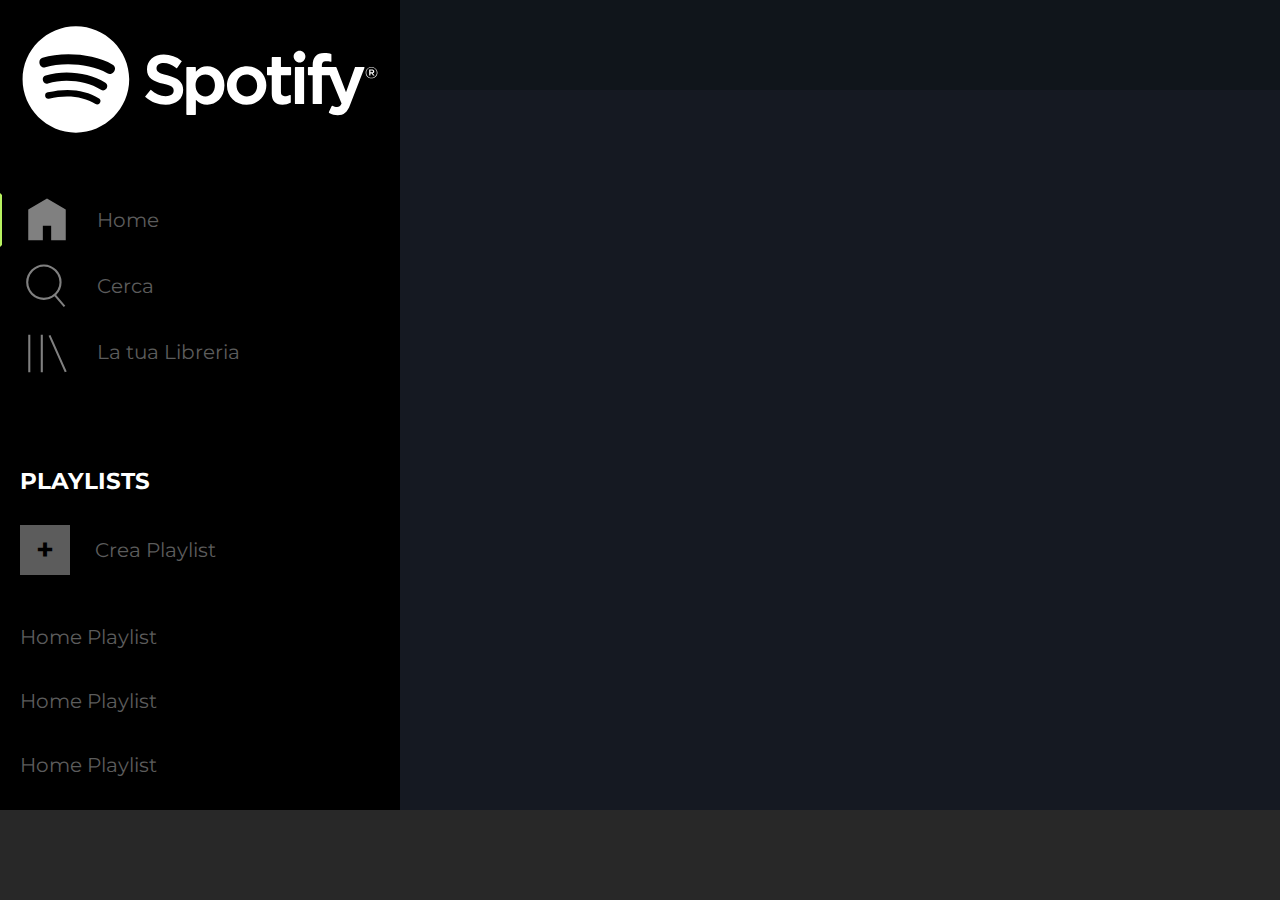
<file: day1/index.html>
<!DOCTYPE html>
<html lang="en">
<head>
    <meta charset="UTF-8">
    <meta name="viewport" content="width=device-width, initial-scale=1.0">
    <title>Spotify</title>

    <!-- Google Font: Montserrat  -->
    <link rel="preconnect" href="https://fonts.googleapis.com">
<link rel="preconnect" href="https://fonts.gstatic.com" crossorigin>
<link href="https://fonts.googleapis.com/css2?family=Montserrat:ital,wght@0,100..900;1,100..900&display=swap" rel="stylesheet">
    <!-- My CSS styles  -->

    <!-- Mobile  -->
    <link rel="stylesheet" href="css/style.css">

    <!-- Desktop  -->
     <link rel="stylesheet" href="css/desktop-style.css">
</head>
<body>
    <!-- Container Colonne  -->
    <div class="col-container">
        <!-- Sidebar  -->
        <div class="sidebar">
            <!-- Logo  -->
            <div class="logo">
                <a href="index.html"><img id="small-logo" src="../img/logo-small.svg" alt="Spotify Logo"></a>
                <a href="index.html"><img id="big-logo" class="header-not-display" src="../img/logo.svg" alt="Spotify Logo"></a>
            </div>

            <!-- Menu  -->
            <div class="menu">
                <ul class="menu-list">
                    <li class="pad-20 home ">
                        <a href="index.html"><img src="../img/home.svg" alt="Home Icon"></a>
                        <div class="category header-not-display">Home</div>
                    </li>
                    <li class="pad-20 ">
                        <a href="index.html"><img src="../img/search.svg" alt="Search Icon"></a>
                        <div class="category header-not-display">Cerca</div>
                    </li>
                    <li class="pad-20 ">
                        <a href="index.html"><img src="../img/libreria.svg" alt="Library Icon"></a>
                        <div class="category header-not-display">La tua Libreria</div>
                    </li>
                </ul>
            </div>

            <!-- Playlist Section  -->
             <div class="playlist header-not-display pad-20">
                <h3>Playlists</h3>
                <div class="playlist-create">
                    <div class="add">+</div>
                    <div>Crea Playlist</div>
                </div>
                <ul class="playlist-list">
                    <li><a href="">Home Playlist</a></li>
                    <li><a href="">Home Playlist</a></li>
                    <li><a href="">Home Playlist</a></li>
                    <li><a href="">Home Playlist</a></li>
                    <li><a href="">Home Playlist</a></li>
                </ul>
             </div>

             <!-- Sidebar footer section  -->
              <div class="sidebar-foot pad-20">
                <div class="download">
                    <img src="../img/download.svg" alt="Download icon">
                    <div class="install header-not-display">Installa App</div>
                </div>
                <hr>
                <div class="account">
                    <div class="profile-image"><img src="../img/profile.svg" alt="Profile Image"></div>
                    <div class="header-not-display" id="account-name">Simone Burrai</div>
                </div>
              </div>
            
        </div>
       <!-- Right Column- Main container  -->
        <div class="main-container">
            <header>
                <div class="header-bar">

                </div>
            </header>
            <main></main>

        </div>
    </div>
    
    <footer>
        <div class="footer-bar">

        </div>
    </footer>
</body>
</html>
</file>
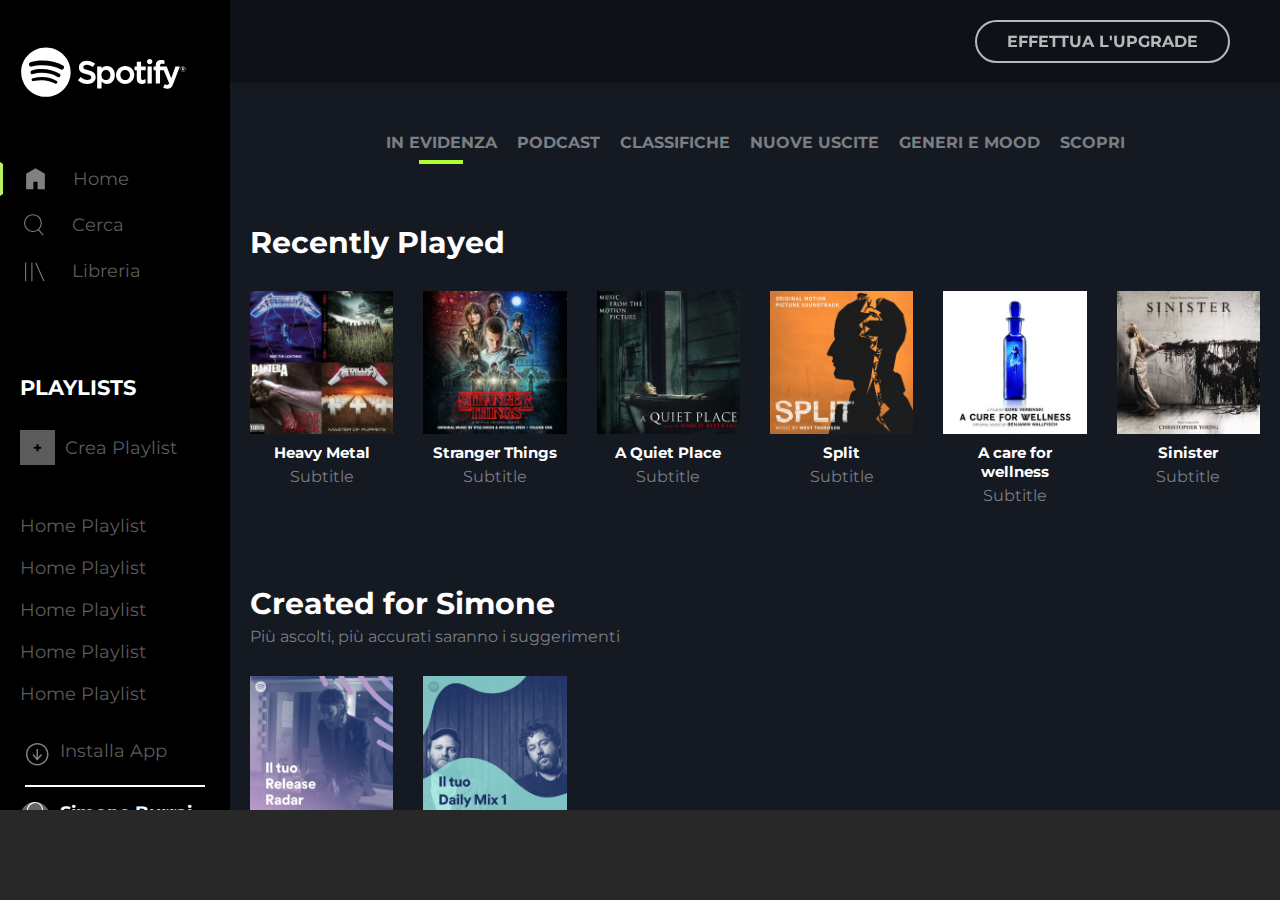
<file: day2/index.html>
<!DOCTYPE html>
<html lang="en">
<head>
    <meta charset="UTF-8">
    <meta name="viewport" content="width=device-width, initial-scale=1.0">
    <title>Spotify</title>
     <link rel="icon" type="image/icon" href="../img/favicon.ico">


    <!-- Google Font: Montserrat  -->
    <link rel="preconnect" href="https://fonts.googleapis.com">
<link rel="preconnect" href="https://fonts.gstatic.com" crossorigin>
<link href="https://fonts.googleapis.com/css2?family=Montserrat:ital,wght@0,100..900;1,100..900&display=swap" rel="stylesheet">
   
    <!-- Font awesome  -->
    <link rel="stylesheet" href="https://cdnjs.cloudflare.com/ajax/libs/font-awesome/6.7.2/css/all.min.css" integrity="sha512-Evv84Mr4kqVGRNSgIGL/F/aIDqQb7xQ2vcrdIwxfjThSH8CSR7PBEakCr51Ck+w+/U6swU2Im1vVX0SVk9ABhg==" crossorigin="anonymous" referrerpolicy="no-referrer" >

<!-- My CSS styles  -->

    <!-- Mobile  -->
    <link rel="stylesheet" href="css/style.css">

    <!-- Small  -->
     <link rel="stylesheet" href="css/small.css">

     <!-- Medium  -->
     <link rel="stylesheet" href="css/medium.css">

     <!-- Large  -->
    <link rel="stylesheet" href="css/large.css">

     <!-- Xtra Large  -->
    <link rel="stylesheet" href="css/xlarge.css">

     <!-- XXLarge  -->
     <link rel="stylesheet" href="css/xxlarge.css">

</head>
<body>
    <!-- Container Colonne  -->
    <div class="col-container">
        <!-- Sidebar  -->
        <div class="sidebar">
            <!-- Logo  -->
            <div class="logo">
                <a href="index.html"><img id="small-logo" src="../img/logo-small.svg" alt="Spotify Logo"></a>
                <a href="index.html"><img id="big-logo" class="header-not-display" src="../img/logo.svg" alt="Spotify Logo"></a>
            </div>

            <!-- Menu  -->
            <div class="menu">
                <ul class="menu-list">
                    <li class="pad-20 home ">
                        <a href="index.html"><img src="../img/home.svg" alt="Home Icon"> <div class="category header-not-display">Home</div></a>
                    </li>
                    <li class="pad-20 ">
                        <a href="index.html"><img src="../img/search.svg" alt="Search Icon"><div class="category header-not-display">Cerca</div></a>
                    </li>
                    <li class="pad-20 ">
                        <a href="index.html"><img src="../img/libreria.svg" alt="Library Icon"><div class="category header-not-display">Libreria</div></a>
                    </li>
                </ul>
            </div>

            <!-- Playlist Section  -->
             <div class="playlist header-not-display pad-20">
                <h3>Playlists</h3>
                    <a class="playlist-create" href="">
                        <div class="add">+</div>
                        <div>Crea Playlist</div>
                    </a>
                <ul class="playlist-list">
                    <li><a href="">Home Playlist</a></li>
                    <li><a href="">Home Playlist</a></li>
                    <li><a href="">Home Playlist</a></li>
                    <li><a href="">Home Playlist</a></li>
                    <li><a href="">Home Playlist</a></li>
                </ul>
             </div>

             <!-- Sidebar footer section  -->
              <div class="sidebar-foot pad-20">
                <a class="download" href="">
                    <img src="../img/download.svg" alt="Download icon">
                    <div class="install header-not-display">Installa App</div>
                </a>
                <hr>
                <a class="account" href="">
                    <div class="profile-image"><img src="../img/profile.svg" alt="Profile Image"></div>
                    <div class="header-not-display" id="account-name">Simone Burrai</div>
                </a>
              </div>
            
        </div>
       <!-- Right Column- Main container  -->
        <div class="main-container">

            <!-- Main container Header  -->
            <header>
                <div class="header-bar">
                    <a class="upgrade" href="">effettua l'upgrade</a>
                </div>
            </header>

            <!-- Main content  -->
            <main class="main-content">

                <!-- Discovery Bar  -->
                <div class="discovery">
                    <div class="discovery-category evidenza">
                        <div class="category">
                            <a href="">In evidenza</a>
                        </div>
                        <hr class="glow-bar">
                    </div>
                    <div class="discovery-category">
                        <div class="category">
                            <a href="">Podcast</a>
                        </div>
                        <hr class="glow-bar">
                    </div>
                    <div class="discovery-category">
                        <div class="category">
                            <a href="">Classifiche</a>
                        </div>
                        <hr class="glow-bar">
                    </div>
                    <div class="discovery-category">
                        <div class="category">
                            <a href="">Nuove Uscite</a>
                        </div>
                        <hr class="glow-bar">
                    </div>
                    <div class="discovery-category">
                        <div class="category">
                            <a href="">Generi e Mood</a>
                        </div>
                        <hr class="glow-bar">
                    </div>
                    <div class="discovery-category">
                        <div class="category">
                            <a href="">scopri</a>
                        </div>
                        <hr class="glow-bar">
                    </div>
                </div>
                <!-- Album sections  -->
                <div class="album-sections">

                    <!-- Recently Played  -->
                    <div class="album-container recently-played">
                        <h2>Recently Played</h2>
                        <div class="playlist-container">
                            <div class="playlist-content">
                                <div class="image-container">
                                    <div class="play-btn"><i class="fa-solid fa-play"></i></div>
                                    <a href=""><img src="../img/metal_lifting.jpg" alt="Heavy Metal"></a>
                                </div>
                                <h4>Heavy Metal</h4>
                                <div>Subtitle</div>
                            </div>
                            <div class="playlist-content">
                                <div class="image-container">
                                    <div class="play-btn"><i class="fa-solid fa-play"></i></div>
                                    <a href=""><img src="../img/stranger.jpeg" alt="Heavy Metal"></a>
                                    </div>
                                <h4>Stranger Things</h4>
                                <div>Subtitle</div>
                            </div>
                            <div class="playlist-content">
                                <div class="image-container">
                                    <div class="play-btn"><i class="fa-solid fa-play"></i></div>
                                    <a href=""><img src="../img/aquietplace.jpeg" alt="A quiet place Cover"></a>
                                </div>
                                <h4>A Quiet Place</h4>
                                <div>Subtitle</div>
                            </div>
                            <div class="playlist-content">
                                <div class="image-container">
                                    <div class="play-btn"><i class="fa-solid fa-play"></i></div>
                                    <a href=""><img src="../img/split.jpeg" alt="Split Move"></a>  
                                </div>                              <h4>Split</h4>
                                <div>Subtitle</div>
                            </div>
                            <div class="playlist-content">
                                <div class="image-container">
                                    <div class="play-btn"><i class="fa-solid fa-play"></i></div>
                                    <a href=""><img src="../img/cure.jpeg" alt="Water Image"></a>
                                </div>
                                <h4>A care for wellness</h4>
                                <div>Subtitle</div>
                            </div>
                            <div class="playlist-content">
                                <div class="image-container">
                                    <div class="play-btn"><i class="fa-solid fa-play"></i></div>
                                    <a href=""><img src="../img/sinister.jpeg" alt="Sinister Movie"></a>
                                </div>
                                <h4>Sinister</h4>
                                <div>Subtitle</div>
                            </div>
                        </div>
                    </div>

                    <!-- Created for User  -->
                    <div class="album-container user-selection">
                        <h2>Created for Simone</h2>
                        <div class="playlist-subtitle">Più ascolti, più accurati saranno i suggerimenti</div>
                        <div class="playlist-container">
                            <div class="playlist-content">
                                <div class="image-container">
                                    <div class="play-btn"><i class="fa-solid fa-play"></i></div>
                                    <a href=""><img src="../img/radar.jpeg" alt="Release Radar"></a>
                                    </div>
                                <h4>Release Radar</h4>
                            </div>
                            <div class="playlist-content">
                                <div class="image-container">
                                    <div class="play-btn"><i class="fa-solid fa-play"></i></div>
                                    <a href=""><img src="../img/mixdaily.jpeg" alt="Your daily Mix Cover"></a>
                                </div>
                                <h4>Daily Mix N.1</h4>
                            </div>
                        </div>
                    </div>

                    <!-- Popular Artists  -->
                    <div class="album-container popular-artists">
                        <h2>Popular Artists</h2>
                        <div class="playlist-subtitle">Più ascolti, più accurati saranno i suggerimenti</div>
                        <div class="playlist-container">
                            <div class="playlist-content">
                                <div class="image-container">
                                    <div class="play-btn"><i class="fa-solid fa-play"></i></div>
                                    <a href=""><img src="../img/youg.jpeg" alt="Youg"></a>
                                </div>
                                <h4>I don't know</h4>
                            </div>
                            <div class="playlist-content">
                                <div class="image-container">
                                    <div class="play-btn"><i class="fa-solid fa-play"></i></div>
                                    <a href=""><img src="../img/einaudi.jpeg" alt="Einaudi"></a>
                                </div>
                                <h4>Ludovico Einaudi</h4>
                            </div>
                        </div>
                    </div>
                </div>
            </main>

        </div>
    </div>
    
    <footer>
        <div class="footer-bar">

        </div>
    </footer>
</body>
</html>
</file>
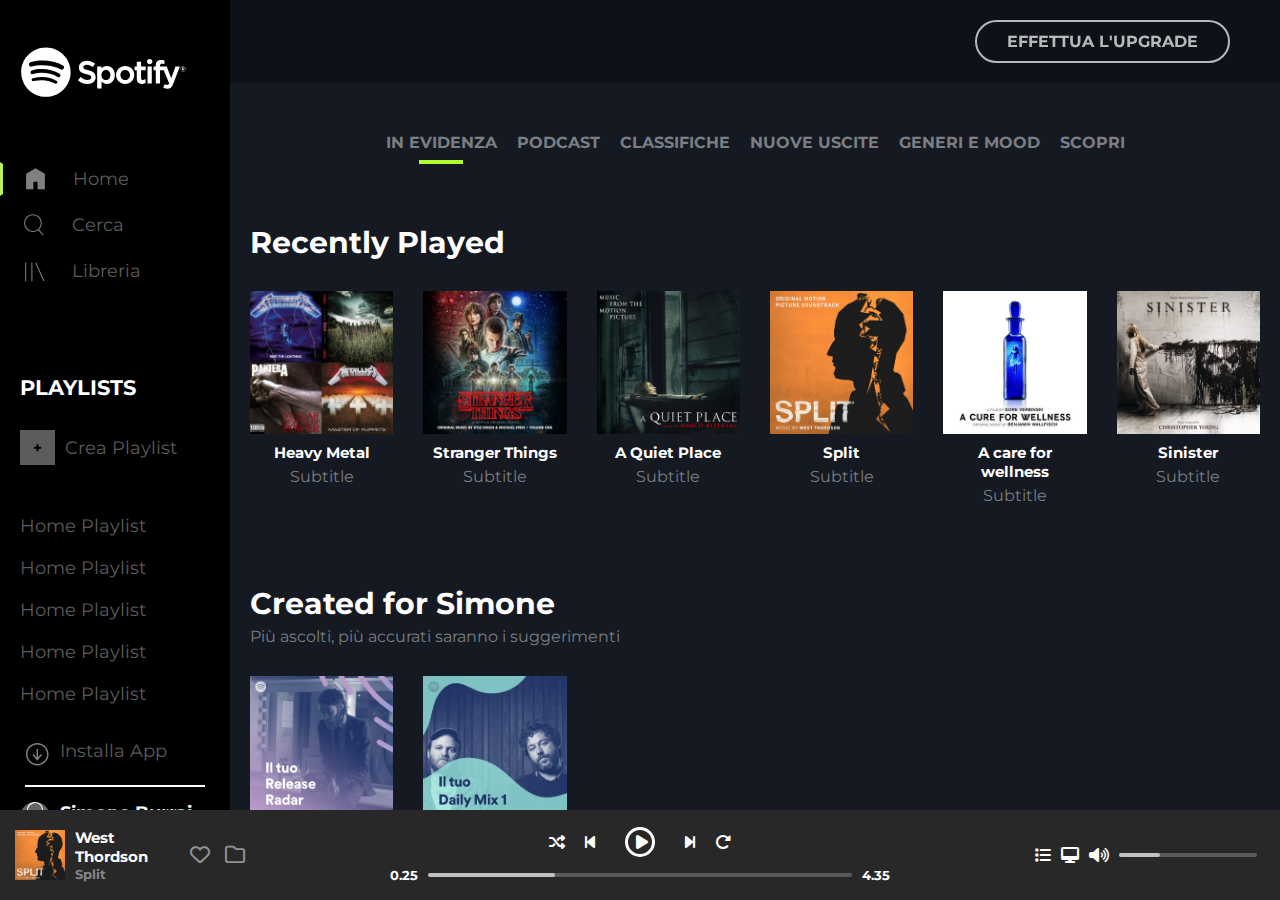
<file: day3/index.html>
<!DOCTYPE html>
<html lang="en">
<head>
    <meta charset="UTF-8">
    <meta name="viewport" content="width=device-width, initial-scale=1.0">
    <title>Spotify</title>
     <link rel="icon" type="image/icon" href="../img/favicon.ico">


    <!-- Google Font: Montserrat  -->
    <link rel="preconnect" href="https://fonts.googleapis.com">
<link rel="preconnect" href="https://fonts.gstatic.com" crossorigin>
<link href="https://fonts.googleapis.com/css2?family=Montserrat:ital,wght@0,100..900;1,100..900&display=swap" rel="stylesheet">
   
    <!-- Font awesome  -->
    <link rel="stylesheet" href="https://cdnjs.cloudflare.com/ajax/libs/font-awesome/6.7.2/css/all.min.css" integrity="sha512-Evv84Mr4kqVGRNSgIGL/F/aIDqQb7xQ2vcrdIwxfjThSH8CSR7PBEakCr51Ck+w+/U6swU2Im1vVX0SVk9ABhg==" crossorigin="anonymous" referrerpolicy="no-referrer" >

<!-- My CSS styles  -->

    <!-- Mobile  -->
    <link rel="stylesheet" href="css/style.css">

    <!-- Small  -->
     <link rel="stylesheet" href="css/small.css">

     <!-- Medium  -->
     <link rel="stylesheet" href="css/medium.css">

     <!-- Large  -->
    <link rel="stylesheet" href="css/large.css">

     <!-- Xtra Large  -->
    <link rel="stylesheet" href="css/xlarge.css">

     <!-- XXLarge  -->
     <link rel="stylesheet" href="css/xxlarge.css">

</head>
<body>
    <!-- Container Colonne  -->
    <div class="col-container">
        <!-- Sidebar  -->
        <div class="sidebar">
            <!-- Logo  -->
            <div class="logo">
                <a href="index.html"><img id="small-logo" src="../img/logo-small.svg" alt="Spotify Logo"></a>
                <a href="index.html"><img id="big-logo" class="header-not-display" src="../img/logo.svg" alt="Spotify Logo"></a>
            </div>

            <!-- Menu  -->
            <div class="menu">
                <ul class="menu-list">
                    <li class="pad-20 home ">
                        <a href="index.html"><img src="../img/home.svg" alt="Home Icon"> <div class="category header-not-display">Home</div></a>
                    </li>
                    <li class="pad-20 ">
                        <a href="index.html"><img src="../img/search.svg" alt="Search Icon"><div class="category header-not-display">Cerca</div></a>
                    </li>
                    <li class="pad-20 ">
                        <a href="index.html"><img src="../img/libreria.svg" alt="Library Icon"><div class="category header-not-display">Libreria</div></a>
                    </li>
                </ul>
            </div>

            <!-- Playlist Section  -->
             <div class="playlist header-not-display pad-20">
                <h3>Playlists</h3>
                    <a class="playlist-create" href="">
                        <div class="add">+</div>
                        <div>Crea Playlist</div>
                    </a>
                <ul class="playlist-list">
                    <li><a href="">Home Playlist</a></li>
                    <li><a href="">Home Playlist</a></li>
                    <li><a href="">Home Playlist</a></li>
                    <li><a href="">Home Playlist</a></li>
                    <li><a href="">Home Playlist</a></li>
                </ul>
             </div>

             <!-- Sidebar footer section  -->
              <div class="sidebar-foot pad-20">
                <a class="download" href="">
                    <img src="../img/download.svg" alt="Download icon">
                    <div class="install header-not-display">Installa App</div>
                </a>
                <hr>
                <a class="account" href="">
                    <div class="profile-image"><img src="../img/profile.svg" alt="Profile Image"></div>
                    <div class="header-not-display" id="account-name">Simone Burrai</div>
                </a>
              </div>
            
        </div>
       <!-- Right Column- Main container  -->
        <div class="main-container">

            <!-- Main container Header  -->
            <header>
                <div class="header-bar">
                    <a class="upgrade" href="">effettua l'upgrade</a>
                </div>
            </header>

            <!-- Main content  -->
            <main class="main-content">

                <!-- Discovery Bar  -->
                <div class="discovery">
                    <div class="discovery-category evidenza">
                        <div class="category">
                            <a href="">In evidenza</a>
                        </div>
                        <hr class="glow-bar">
                    </div>
                    <div class="discovery-category">
                        <div class="category">
                            <a href="">Podcast</a>
                        </div>
                        <hr class="glow-bar">
                    </div>
                    <div class="discovery-category">
                        <div class="category">
                            <a href="">Classifiche</a>
                        </div>
                        <hr class="glow-bar">
                    </div>
                    <div class="discovery-category">
                        <div class="category">
                            <a href="">Nuove Uscite</a>
                        </div>
                        <hr class="glow-bar">
                    </div>
                    <div class="discovery-category">
                        <div class="category">
                            <a href="">Generi e Mood</a>
                        </div>
                        <hr class="glow-bar">
                    </div>
                    <div class="discovery-category">
                        <div class="category">
                            <a href="">scopri</a>
                        </div>
                        <hr class="glow-bar">
                    </div>
                </div>
                <!-- Album sections  -->
                <div class="album-sections">

                    <!-- Recently Played  -->
                    <div class="album-container recently-played">
                        <h2>Recently Played</h2>
                        <div class="playlist-container">
                            <div class="playlist-content">
                                <div class="image-container">
                                    <div class="play-btn"><i class="fa-solid fa-play"></i></div>
                                    <a href=""><img src="../img/metal_lifting.jpg" alt="Heavy Metal"></a>
                                </div>
                                <h4>Heavy Metal</h4>
                                <div>Subtitle</div>
                            </div>
                            <div class="playlist-content">
                                <div class="image-container">
                                    <div class="play-btn"><i class="fa-solid fa-play"></i></div>
                                    <a href=""><img src="../img/stranger.jpeg" alt="Heavy Metal"></a>
                                    </div>
                                <h4>Stranger Things</h4>
                                <div>Subtitle</div>
                            </div>
                            <div class="playlist-content">
                                <div class="image-container">
                                    <div class="play-btn"><i class="fa-solid fa-play"></i></div>
                                    <a href=""><img src="../img/aquietplace.jpeg" alt="A quiet place Cover"></a>
                                </div>
                                <h4>A Quiet Place</h4>
                                <div>Subtitle</div>
                            </div>
                            <div class="playlist-content">
                                <div class="image-container">
                                    <div class="play-btn"><i class="fa-solid fa-play"></i></div>
                                    <a href=""><img src="../img/split.jpeg" alt="Split Move"></a>  
                                </div>                              <h4>Split</h4>
                                <div>Subtitle</div>
                            </div>
                            <div class="playlist-content">
                                <div class="image-container">
                                    <div class="play-btn"><i class="fa-solid fa-play"></i></div>
                                    <a href=""><img src="../img/cure.jpeg" alt="Water Image"></a>
                                </div>
                                <h4>A care for wellness</h4>
                                <div>Subtitle</div>
                            </div>
                            <div class="playlist-content">
                                <div class="image-container">
                                    <div class="play-btn"><i class="fa-solid fa-play"></i></div>
                                    <a href=""><img src="../img/sinister.jpeg" alt="Sinister Movie"></a>
                                </div>
                                <h4>Sinister</h4>
                                <div>Subtitle</div>
                            </div>
                        </div>
                    </div>

                    <!-- Created for User  -->
                    <div class="album-container user-selection">
                        <h2>Created for Simone</h2>
                        <div class="playlist-subtitle">Più ascolti, più accurati saranno i suggerimenti</div>
                        <div class="playlist-container">
                            <div class="playlist-content">
                                <div class="image-container">
                                    <div class="play-btn"><i class="fa-solid fa-play"></i></div>
                                    <a href=""><img src="../img/radar.jpeg" alt="Release Radar"></a>
                                    </div>
                                <h4>Release Radar</h4>
                            </div>
                            <div class="playlist-content">
                                <div class="image-container">
                                    <div class="play-btn"><i class="fa-solid fa-play"></i></div>
                                    <a href=""><img src="../img/mixdaily.jpeg" alt="Your daily Mix Cover"></a>
                                </div>
                                <h4>Daily Mix N.1</h4>
                            </div>
                        </div>
                    </div>

                    <!-- Popular Artists  -->
                    <div class="album-container popular-artists">
                        <h2>Popular Artists</h2>
                        <div class="playlist-subtitle">Più ascolti, più accurati saranno i suggerimenti</div>
                        <div class="playlist-container">
                            <div class="playlist-content">
                                <div class="image-container">
                                    <div class="play-btn"><i class="fa-solid fa-play"></i></div>
                                    <a href=""><img src="../img/youg.jpeg" alt="Youg"></a>
                                </div>
                                <h4>I don't know</h4>
                            </div>
                            <div class="playlist-content">
                                <div class="image-container">
                                    <div class="play-btn"><i class="fa-solid fa-play"></i></div>
                                    <a href=""><img src="../img/einaudi.jpeg" alt="Einaudi"></a>
                                </div>
                                <h4>Ludovico Einaudi</h4>
                            </div>
                        </div>
                    </div>
                </div>
            </main>

        </div>
    </div>
    
    <footer>
        <div class="footer-bar">
        <!-- Left section - Song info  -->
            <div class="song-section">
                <div class="song">
                    <a class="image" href=""><img src="../img/split.jpeg" alt="Split song"></a>
                    <div class="song-info">
                        <a id="artist-name" href="">West Thordson</a>
                        <a id="song-name" href="">Split</a>
                    </div>
                </div>
         
                <div class="like">
                    <a href=""><i class="fa-regular fa-heart"></i></a>
                    <a href=""><i class="fa-regular fa-folder"></i> </a>
                </div>
            </div>

            <!-- Midlle section - Reproduce  -->
            <div class="reproduce-section">
            <!-- Commands  -->
                <div class="commands">
                    <div class="command-left">
                        <a href=""><i class="fa-solid fa-shuffle"></i></a>
                        <a href=""><i class="fa-solid fa-backward-step"></i></a>
                    </div>
                    <div class="play-btn"><i class="fa-solid fa-play"></i></div>
                    <div class="command-right">
                        <a href=""><i class="fa-solid fa-forward-step"></i></a>
                        <a href=""><i class="fa-solid fa-rotate-right"></i></a>
                    </div>
                </div>
                <!-- Time bar  -->
                <div class="time-bar">
                    <div class="time">0.25</div>
                    <div class="bar">
                        <div class="inside-bar"></div>
                    </div>
                    <div class="time">4.35</div>
                </div>
            </div>

        <!-- Right section - Volume  -->
            <div class="volume-section">
                <div class="icons">
                    <a href=""><i class="fa-solid fa-list"></i></a>
                    <a href=""><i class="fa-solid fa-desktop"></i></a>
                    <a href=""><i class="fa-solid fa-volume-high"></i></a>
                </div>
                    <div class="volume-bar">
                    <div class="bar"><a class="inside-bar" href=""></a></div>
                 </div>
            </div>
        </div>
    </footer>
</body>
</html>
</file>
<file: day1/css/style.css>
/* General Settings  */

* {
    margin: 0;
    padding: 0;
    box-sizing: border-box;
}

body {
    height: 100vh;
    font-family: 'Montserrat', sans-serif;
}


img {
    display: block;
    width: 100%;
}

ul {
    list-style-type: none;
}

a {
    all: unset;
    cursor: pointer;
}

.header-not-display {
    display: none;
}

/* COLUMN CONTAINER  */
.col-container {
    height: calc(100% - 90px);
    background-color: #151922;
    display: flex;
}

/* SIDEBAR CONTAINER  */
.col-container .sidebar {
    width: 75px;
    display: flex;
    flex-direction: column;
    justify-content: space-between;
    flex-shrink: 0;
    background-color: #000000;
    padding-top: 25px;
    color: #5c5c5c;
    font-size: 20px;
    overflow-y: scroll;
}

.pad-20 {
    padding-left: 20px;
    padding-right: 20px;
}

/* LOGO  */
.sidebar .logo {
    margin-bottom: 30px;
    padding: 0 20px;
}

/* MENU  */
.sidebar .menu {
    margin-bottom: 75px;
}

.sidebar .menu-list li {
    display: flex;
    align-items: center;
    gap: 25px;
    justify-content: center;
    margin-bottom: 12px;
    border: 2px solid transparent;
}

.sidebar .menu-list li img {
    filter: brightness(0.5);
    height: 25px;
}

.sidebar .menu-list li.home {
    border-left: 2px solid #b8f260;
}


 /* Playlist  */

 .sidebar .playlist {
    margin-bottom: 30px;
 }

 .sidebar .playlist h3 {
    color: white;
    text-transform: uppercase;
    margin-bottom: 30px;
 }
 .sidebar .playlist .playlist-create {
    display: flex;
    gap: 25px;
    align-items: center;
    margin-bottom: 50px;
 }
.sidebar .playlist .playlist-create .add {
    background-color: #5c5c5c;
    width: 50px;
    height: 50px;
    line-height: 50px;
    text-align: center;
    color: black;
    font-size: 30px;
    font-weight: bold;
}

.sidebar .playlist .playlist-list li {
    margin-bottom: 40px;
}

/* Sidebar foot  */

.sidebar-foot > div {
    display: flex;
    gap: 20px;
    padding-bottom: 15px;
}

.sidebar-foot .download img  {
    filter: brightness(0.5);
    width: 30px;
}

.sidebar-foot .account #account-name {
    color: #ffffff;
    font-weight: bold;
}
.sidebar-foot .account img  {
    border-radius: 50%;
    background-color: #666666;
    width: 30px;
    height: 30px;
}

.sidebar-foot hr {
    height: 2px;
    width: 95%;
    margin: 0 auto;
    border: 0;
    background-color: #ffffff;
    display: none;
}



/* MAIN CONTAINER  */
.col-container .main-container {
    width: calc(100% - 75px);
    background-color: #151922;
}

.main-container .header-bar {
    height: 90px;
    width: 100%;
    background-color: #10151b;
}
/* footer  */

footer{
    height: 90px;
    background-color: #282828;
    position: fixed;
    bottom: 0px;
    left: 0px;
    width: 100%;
}
</file>
<file: day1/css/desktop-style.css>
@media screen and (min-width: 478px) {

    .not-display {
        display: block;
    }
    /* SIDEBAR  */

    .header-not-display {
        display: block;
    }

    .col-container .sidebar {
        width: 400px;
    }

    /* Logo  */

    .sidebar .logo {
        margin-bottom: 60px;
    }

    .sidebar .logo #small-logo {
        display: none;
    }

    .sidebar .logo #big-logo {
        display: block;
    }

    /* Menu  */

    .sidebar .menu-list li {
        justify-content: left;
        margin-bottom: 12px;
    }

    .sidebar .menu-list li img {
        height: 50px;
    }

    .sidebar .menu-list li .category {
        display: block;
    }

    /* Playlist  */

    .sidebar .playlist {
        display: block;
     }

     /* Sidebarr Foot  */

     .sidebar-foot > div {
        display: flex;
        gap: 20px;
        padding-top: 25px;
        padding-bottom: 25px;
    }

    .sidebar-foot hr {
        display: block;
    }

    /* MAIN CONTAINER  */


}
</file>
<file: day2/css/style.css>
/* General Settings  */

* {
    margin: 0;
    padding: 0;
    box-sizing: border-box;
}

body {
    height: 100vh;
    font-family: 'Montserrat', serif;
}


img {
    display: block;
    width: 100%;
}

ul {
    list-style-type: none;
}

a {
    all: unset;
    display: inline-block;
    cursor: pointer;
}

.header-not-display {
    display: none;
}

/* COLUMN CONTAINER  */
.col-container {
    height: calc(100% - 90px);
    background-color: #151922;
    display: flex;
}

/* SIDEBAR CONTAINER  */
.col-container .sidebar {
    width: 75px;
    display: flex;
    flex-direction: column;
    flex-shrink: 0;
    background-color: #000000;
    padding-top: 25px;
    color: #5c5c5c;
    font-size: 18px;
    overflow-y: auto;
}

.pad-20 {
    padding-left: 20px;
    padding-right: 20px;
}

/* LOGO  */
.sidebar .logo {
    margin-bottom: 30px;
    padding: 0 20px;
}

/* MENU  */
.sidebar .menu {
    margin-bottom: 75px;
}

.sidebar .menu-list li {
    margin-bottom: 12px;
    border: 2px solid transparent;
}

.sidebar .menu-list li a{
    display: flex;
    align-items: center;
    gap: 25px;
    justify-content: center;
}

.sidebar .menu-list li img {
    opacity: 0.5;
    height: 25px;
    width: 25px;
}

.sidebar .menu-list li.home {
    border-left: 3px solid #b8f260;
}

/* Hover  */

.sidebar a:hover {
    color: white;
}


.sidebar a img:hover {
    opacity: 1;
}
.sidebar

 /* Playlist  */

 .sidebar .playlist {
    margin-bottom: 30px;
 }

 .sidebar .playlist h3 {
    color: white;
    text-transform: uppercase;
    margin-bottom: 30px;
 }
 .sidebar .playlist .playlist-create {
    display: flex;
    gap: 10px;
    align-items: center;
    margin-bottom: 50px;
 }
.sidebar .playlist .playlist-create .add {
    background-color: #5c5c5c;
    width: 35px;
    height: 35px;
    line-height: 35px;
    text-align: center;
    color: black;
    font-size: 15px;
    font-weight: bold;
}

.sidebar .playlist .playlist-list li {
    margin-bottom: 20px;
}

/* Hover Playlist  */

.sidebar .playlist .playlist-create .add:hover {
    background-color: white;
}


/* Sidebar foot  */
.sidebar-foot {
    margin-top: auto;
}
.sidebar-foot a {
    display: flex;
    gap: 10px;
    margin-top: 15px;
    margin-bottom: 15px;
}

.sidebar-foot .download img  {
    filter: brightness(0.5);
    width: 30px;
}

.sidebar-foot .account #account-name {
    color: #ffffff;
    font-weight: bold;
}
.sidebar-foot .account img  {
    border-radius: 50%;
    background-color: #666666;
    width: 30px;
    height: 30px;
}


.sidebar-foot hr {
    height: 2px;
    width: 95%;
    margin: 0 auto;
    border: 0;
    background-color: #ffffff;
    display: none;
}

/* Hover  */

.sidebar-foot .account #account-name:hover {
    text-decoration: underline;
    transform: scale(1.05);
}


/* MAIN CONTAINER  */
.col-container .main-container {
    position: relative;
    width: calc(100% - 75px);
    overflow-y: auto;
}

/* HEADER BAR  */
header {
    width: 100%;
    position: sticky;
    top: 0;
    right: 0;
}
.main-container .header-bar {
    width: 100%;
    background-color: rgba(0, 0, 0, 0.3);
    top: 0;
    right: 0;
    padding: 20px 50px;
    text-align: right;
}

/* upgrade button  */
.header-bar .upgrade {
    text-transform: uppercase;
    color: rgba(255, 255, 255, 0.7);
    padding: 10px 30px;
    border-radius: 30px;
    border: 2px solid rgba(255, 255, 255, 0.7);
    font-size: 16px;
    font-weight: bold;
}

.header-bar .upgrade:hover {
    transform: scale(1.1);
    color: rgba(255, 255, 255, 1);
    border-color: rgba(255, 255, 255, 1);
}

/* MAIN CONTENT  */
.main-content{
    margin-top: 50px;
    color: #7b7e82;
}

/* Discovery Bar  */
.main-content .discovery {
    display: flex;
    flex-wrap: wrap;
    gap: 20px;
    justify-content: center;
    margin: 20px 0;
}

.main-content .discovery .discovery-category  .category{
    width: calc((100% - 100px) / 6 )
    font-size: 20px;
    font-weight: bold;
    text-transform: uppercase;
    margin-bottom: 8px;
}

.main-content .discovery .discovery-category  .category a:hover {
    color: white;
}

.main-content .discovery .discovery-category .glow-bar {
    width: 40%;
    margin: 0 auto;
    /* background-color: transparent; */
    border: 2px solid transparent;
}

.main-content .discovery .evidenza .glow-bar{
    border-color: #adff2f;
}

/* Album Container  */
.main-content .album-container {
    padding: 40px 20px;
}

.main-content .album-container h2 {
    font-size: 30px;
    font-weight: bold;
    color: #ffffff;
}

.main-content .album-container h4 {
    color: #ffffff;
    font-size: 15px;
    margin-bottom: 5px;
    margin-top: 5px;
}

/* Playlist Container  */
.album-container .playlist-container {
    display: flex;
    flex-wrap: wrap;
    margin-top: 30px;
    width: 100%;
    gap: 10px;
}

.album-container .playlist-container .playlist-content {
    width: calc((100% - 10px) / 2);
    text-align: center;
    height: 100%;
}

.album-container .playlist-subtitle {
    margin-top: 5px;
}

/* Hover play button section  */

.image-container {
    position: relative;
}

.image-container .play-btn {
    width: 100%;
    height: 100%;
    position: absolute;
    top: 0;
    display: none;
    justify-content: center;
    align-items: center;
    background-color: rgba(0, 0, 0, 0.5);
    font-size: 25px;
}

.image-container .play-btn .fa-play {
    width: 60px;
    height: 60px;
    display: flex;
    justify-content: center;
    align-items: center;
    color: white;
    border: 5px solid white;
    border-radius: 50%;
    padding-left: 5px;
}

.popular-artists .image-container .play-btn {
    border-radius: 50%;
}

.playlist-content:hover .image-container .play-btn {
    display: flex;
    cursor: pointer;
}

/* Artists section  */
.popular-artists img {
    border-radius: 50%;
}

/* footer  */

footer{
    height: 90px;
    background-color: #282828;
    width: 100%;
}
</file>
<file: day2/css/small.css>
@media screen and (min-width: 576px) {

    .not-display {
        display: block;
    }
    /* SIDEBAR  */

    .header-not-display {
        display: block;
    }

    .col-container .sidebar {
        width: 230px;
    }

    /* Logo  */

    .sidebar .logo {
        width: 90%;
        margin-bottom: 60px;
    }

    .sidebar .logo #small-logo {
        display: none;
    }

    .sidebar .logo #big-logo {
        display: block;
    }

    /* Menu  */

    .sidebar .menu-list li {
        margin-bottom: 12px;
    }

    .sidebar .menu-list li a {
        justify-content: left;
    }

    .sidebar .menu-list li img {
        height: 30px;
    }

    .sidebar .menu-list li .category {
        display: block;
    }

    /* Playlist  */

    .sidebar .playlist {
        display: block;
     }

     /* Sidebarr Foot  */

     .sidebar-foot > div {
        display: flex;
        gap: 20px;
        padding-top: 25px;
        padding-bottom: 25px;
    }

    .sidebar-foot hr {
        display: block;
    }

    /* MAIN CONTAINER  */


}
</file>
<file: day2/css/medium.css>
@media screen and (min-width: 768px) {
    
    .album-container .playlist-container .playlist-content {
        max-width: calc((100% - 30px) / 4);
    }

}
</file>
<file: day2/css/large.css>
@media screen and (min-width: 992px) {
    
    .album-container .playlist-container .playlist-content {
        max-width: calc((100% - 90px) / 6);
    }

}
</file>
<file: day2/css/xlarge.css>
@media screen and (min-width: 1200px) {

    .album-container .playlist-container {
        gap: 30px;
    }
    
    .album-container .playlist-container .playlist-content {
        max-width: calc((100% - 150px) / 6);
    }
    
}
</file>
<file: day2/css/xxlarge.css>
@media screen and (min-width: 1400px) {

    .album-container .playlist-container {
        gap: 50px;
    }
    
    .album-container .playlist-container .playlist-content {
        max-width: calc((100% - 250) / 6);
    }
    
}
</file>
<file: day3/css/style.css>
/* General Settings  */

* {
    margin: 0;
    padding: 0;
    box-sizing: border-box;
}

body {
    height: 100vh;
    font-family: 'Montserrat', serif;
}


img {
    display: block;
    width: 100%;
}

ul {
    list-style-type: none;
}

a {
    all: unset;
    display: inline-block;
    cursor: pointer;
}

.header-not-display {
    display: none;
}

/* COLUMN CONTAINER  */
.col-container {
    height: calc(100% - 90px);
    background-color: #151922;
    display: flex;
}

/* SIDEBAR CONTAINER  */
.col-container .sidebar {
    width: 75px;
    display: flex;
    flex-direction: column;
    flex-shrink: 0;
    background-color: #000000;
    padding-top: 25px;
    color: #5c5c5c;
    font-size: 18px;
    overflow-y: auto;
}

.pad-20 {
    padding-left: 20px;
    padding-right: 20px;
}

/* LOGO  */
.sidebar .logo {
    margin-bottom: 30px;
    padding: 0 20px;
}

/* Logo Hover  */
.sidebar .logo:hover {
    transform: scale(1.1);
}

/* MENU  */
.sidebar .menu {
    margin-bottom: 75px;
}

.sidebar .menu-list li {
    margin-bottom: 12px;
    border: 2px solid transparent;
}

.sidebar .menu-list li a{
    display: flex;
    align-items: center;
    gap: 25px;
    justify-content: center;
}

.sidebar .menu-list li img {
    opacity: 0.5;
    height: 25px;
    width: 25px;
}

.sidebar .menu-list li.home {
    border-left: 3px solid #b8f260;
}

/* Hover  */

.sidebar a:hover {
    color: white;
}


.sidebar a:hover img{
    opacity: 1;
}
.sidebar

 /* Playlist  */

 .sidebar .playlist {
    margin-bottom: 30px;
 }

 .sidebar .playlist h3 {
    color: white;
    text-transform: uppercase;
    margin-bottom: 30px;
 }
 .sidebar .playlist .playlist-create {
    display: flex;
    gap: 10px;
    align-items: center;
    margin-bottom: 50px;
 }
.sidebar .playlist .playlist-create .add {
    background-color: #5c5c5c;
    width: 35px;
    height: 35px;
    line-height: 35px;
    text-align: center;
    color: black;
    font-size: 15px;
    font-weight: bold;
}

.sidebar .playlist .playlist-list li {
    margin-bottom: 20px;
}

/* Hover Playlist  */

.sidebar .playlist .playlist-create:hover .add {
    background-color: white;
}


/* Sidebar foot  */
.sidebar-foot {
    margin-top: auto;
}
.sidebar-foot a {
    display: flex;
    gap: 10px;
    margin-top: 15px;
    margin-bottom: 15px;
}

.sidebar-foot .download img  {
    filter: brightness(0.5);
    width: 30px;
}

.sidebar-foot .account #account-name {
    color: #ffffff;
    font-weight: bold;
}
.sidebar-foot .account img  {
    border-radius: 50%;
    background-color: #666666;
    width: 30px;
    height: 30px;
}


.sidebar-foot hr {
    height: 2px;
    width: 95%;
    margin: 0 auto;
    border: 0;
    background-color: #ffffff;
    display: none;
}

/* Hover  */

.sidebar-foot .account #account-name:hover {
    text-decoration: underline;
    transform: scale(1.05);
}



.sidebar-foot .download:hover img {
    filter: brightness(1);
}

/* MAIN CONTAINER  */
.col-container .main-container {
    position: relative;
    width: calc(100% - 75px);
    overflow-y: scroll;
}

/* HEADER BAR  */
header {
    width: 100%;
    position: sticky;
    z-index: 1;
    top: 0;
    right: 0;
}
.main-container .header-bar {
    width: 100%;
    background-color: rgba(0, 0, 0, 0.3);
    top: 0;
    right: 0;
    padding: 20px 50px;
    text-align: right;
}

/* upgrade button  */
.header-bar .upgrade {
    position: relative;
    z-index: 2;
    text-transform: uppercase;
    color: rgba(255, 255, 255, 0.7);
    padding: 10px 30px;
    border-radius: 30px;
    border: 2px solid rgba(255, 255, 255, 0.7);
    font-size: 16px;
    font-weight: bold;
}

.header-bar .upgrade:hover {
    transform: scale(1.1);
    color: rgba(255, 255, 255, 1);
    border-color: rgba(255, 255, 255, 1);
}

/* MAIN CONTENT  */
.main-content{
    margin-top: 50px;
    color: #7b7e82;
}

/* Discovery Bar  */
.main-content .discovery {
    display: flex;
    flex-wrap: wrap;
    gap: 20px;
    justify-content: center;
    margin: 20px 0;
}

.main-content .discovery .discovery-category  .category{
    width: calc((100% - 100px) / 6 )
    font-size: 20px;
    font-weight: bold;
    text-transform: uppercase;
    margin-bottom: 8px;
}

.main-content .discovery .discovery-category  .category a:hover {
    color: white;
}

.main-content .discovery .discovery-category .glow-bar {
    width: 40%;
    margin: 0 auto;
    /* background-color: transparent; */
    border: 2px solid transparent;
}

.main-content .discovery .evidenza .glow-bar{
    border-color: #adff2f;
}

/* Album Container  */
.main-content .album-container {
    padding: 40px 20px;
}

.main-content .album-container h2 {
    font-size: 30px;
    font-weight: bold;
    color: #ffffff;
}

.main-content .album-container h4 {
    color: #ffffff;
    font-size: 15px;
    margin-bottom: 5px;
    margin-top: 5px;
}

/* Playlist Container  */
.album-container .playlist-container {
    display: flex;
    flex-wrap: wrap;
    margin-top: 30px;
    width: 100%;
    gap: 10px;
}

.album-container .playlist-container .playlist-content {
    width: calc((100% - 10px) / 2);
    text-align: center;
    height: 100%;
}

.album-container .playlist-subtitle {
    margin-top: 5px;
}

/* Hover play button section  */

.image-container {
    position: relative;
}

.image-container .play-btn {
    width: 100%;
    height: 100%;
    position: absolute;
    top: 0;
    display: none;
    justify-content: center;
    align-items: center;
    background-color: rgba(0, 0, 0, 0.5);
    font-size: 25px;
}

.image-container .play-btn .fa-play {
    width: 60px;
    height: 60px;
    display: flex;
    justify-content: center;
    align-items: center;
    color: white;
    border: 5px solid white;
    border-radius: 50%;
    padding-left: 5px;
}

.popular-artists .image-container .play-btn {
    border-radius: 50%;
}

.playlist-content:hover .image-container .play-btn {
    display: flex;
    cursor: pointer;
}

/* Artists section  */
.popular-artists img {
    border-radius: 50%;
}

/* footer  */

footer{
    height: 90px;
    background-color: #282828;
    width: 100vw;
}

.footer-bar {
    height: 100%;
    width: 100%;
    display: flex;
    justify-content: space-between;
    color: white;
    align-items: center;
    padding: 15px;
    gap: 20px;
}

/* Song section  */

.footer-bar .song-section {
    width: 170px;
    /* flex-shrink: 0; */
    display: flex;
    align-items: center;
    justify-content: space-between;
}

/* Song  */
.footer-bar .song-section .song {
    display: flex;
    gap: 10px;

}

.footer-bar .song-section .song-info a {
    display: block;
}

.footer-bar .song-section .song-info #artist-name {
    font-weight: bold;
    font-size: 13px;
}

.footer-bar .song-section .song-info #song-name {
    color: #878787 ;
    font-weight: bold;
    font-size: 13px;
}

.footer-bar .song-section .song .image {
    align-content: center;
}

.footer-bar .song-section .song img {
    width: 50px;
}

/* Likes  */
.footer-bar .song-section .like {
    color: rgba(255, 255, 255, 0.5);
    margin-left: 10px;
    font-size: 20px;
}

.footer-bar .song-section .like a {
    display: block;
}


/* Reproduce section  */

.reproduce-section {
    display: flex;
    flex-direction: column;
    align-items: center;
    justify-content: center;
    gap: 10px;
    width: 40%;
    flex-shrink: 1;
}

/* Commands  */

.reproduce-section .commands {
    display: flex;
    justify-content: center;
    align-items: center;
    gap: 30px;
}
.reproduce-section .commands .command-left {
    display: flex;
    gap: 20px;
}

.reproduce-section .commands .command-right {
    display: flex;
    gap: 20px;
}
.reproduce-section .commands .play-btn {
    height: 30px;
    width: 30px;
    display: flex;
    justify-content: center;
    align-items: center;
    border: 3px solid white;
    border-radius: 50%;
}

.reproduce-section .commands .play-btn .fa-play {
    margin-left: 3px;
}

/* Time bar  */
.reproduce-section .time-bar {
    width: 100%;
    display: flex;
    justify-content: center;
    gap: 10px;
}

.reproduce-section .time-bar .time {
    font-size: 13px;
    font-weight: bold;
}


/* Volume Section  */

.volume-section {
    width: 170px;
    /* flex-shrink: 0; */
    display: flex;
    gap: 10px;
}

/* icons  */

.volume-section .icons {
    display: flex;
    gap: 10px;
}
/* volume bar  */
.volume-section .volume-bar {
    width: 60%;
    display: flex;
}

 .bar {
    height: 4px;
    width: 100%;
    background-color: #5a5a5a;
    border-radius: 8px;
    align-self: center;
    position: relative;
    display: flex;
}

.inside-bar{
    display: block;
    width: 30%;
    height: 4px;
    background-color: #c1c1c1;
    border-radius: 8px;
}


/* Footer Hover  */

.footer-bar .song-section .image:hover img {
    transform: scale(1.3);
    padding: 3px;
    border: 1px solid #ffffff;
}

.footer-bar .song-section .song-info #song-name:hover {
    color: white;
    text-decoration: underline;
}

.footer-bar .song-section .like a:hover {
    color: rgba(255, 255, 255, 1);
}

.footer-bar .bar:hover .inside-bar {
    background-color:deepskyblue;
}

.footer-bar .bar:hover {
    cursor: pointer;
}

.footer-bar .bar:hover::after {
    content: "";
    position: absolute;
    align-self: center;
    left: 28%;
    width: 10px;
    height: 10px;
    background-color: grey;
    border: 2px solid white;
    border-radius: 50%;

}

.footer-bar .reproduce-section .commands .play-btn:hover {
    transform: scale(1.2);
    text-shadow: 1px 1px 5px #ffffff, 1px 1px 3px #9f9f9f;
    cursor: pointer;
}

.footer-bar a i:hover {
    transform: scale(1.1);
    text-shadow: 1px 1px 5px #ffffff, 1px 1px 3px #9f9f9f;
}
</file>
<file: day3/css/small.css>
@media screen and (min-width: 576px) {

    .not-display {
        display: block;
    }
    /* SIDEBAR  */

    .header-not-display {
        display: block;
    }

    .col-container .sidebar {
        width: 230px;
    }

    /* Logo  */

    .sidebar .logo {
        width: 90%;
        margin-bottom: 60px;
    }

    .sidebar .logo #small-logo {
        display: none;
    }

    .sidebar .logo #big-logo {
        display: block;
    }

    /* Menu  */

    .sidebar .menu-list li {
        margin-bottom: 12px;
    }

    .sidebar .menu-list li a {
        justify-content: left;
    }

    .sidebar .menu-list li img {
        height: 30px;
    }

    .sidebar .menu-list li .category {
        display: block;
    }

    /* Playlist  */

    .sidebar .playlist {
        display: block;
     }

     /* Sidebarr Foot  */

     .sidebar-foot > div {
        display: flex;
        gap: 20px;
        padding-top: 25px;
        padding-bottom: 25px;
    }

    .sidebar-foot hr {
        display: block;
    }

    /* MAIN CONTAINER  */


}
</file>
<file: day3/css/medium.css>
@media screen and (min-width: 768px) {
    
    .album-container .playlist-container .playlist-content {
        max-width: calc((100% - 30px) / 4);
    }

    .footer-bar .song-section {
        width: 230px;
    }
    .footer-bar .song-section .song-info #artist-name {
        font-size: 15px;
    }
    

    .footer-bar .song-section .like {
        display: flex;
        gap: 15px;
        margin-left: 15px;
    }
    .footer-bar .song-section, .footer-bar .volume-section {
        width: 230px;
    }

}
</file>
<file: day3/css/large.css>
@media screen and (min-width: 992px) {
    
    .album-container .playlist-container .playlist-content {
        max-width: calc((100% - 90px) / 6);
    }

}
</file>
<file: day3/css/xlarge.css>
@media screen and (min-width: 1200px) {

    .album-container .playlist-container {
        gap: 30px;
    }
    
    .album-container .playlist-container .playlist-content {
        max-width: calc((100% - 150px) / 6);
    }
    
}
</file>
<file: day3/css/xxlarge.css>
@media screen and (min-width: 1400px) {

    .album-container .playlist-container {
        gap: 50px;
    }
    
    .album-container .playlist-container .playlist-content {
        max-width: calc((100% - 250) / 6);
    }
    
}
</file>
